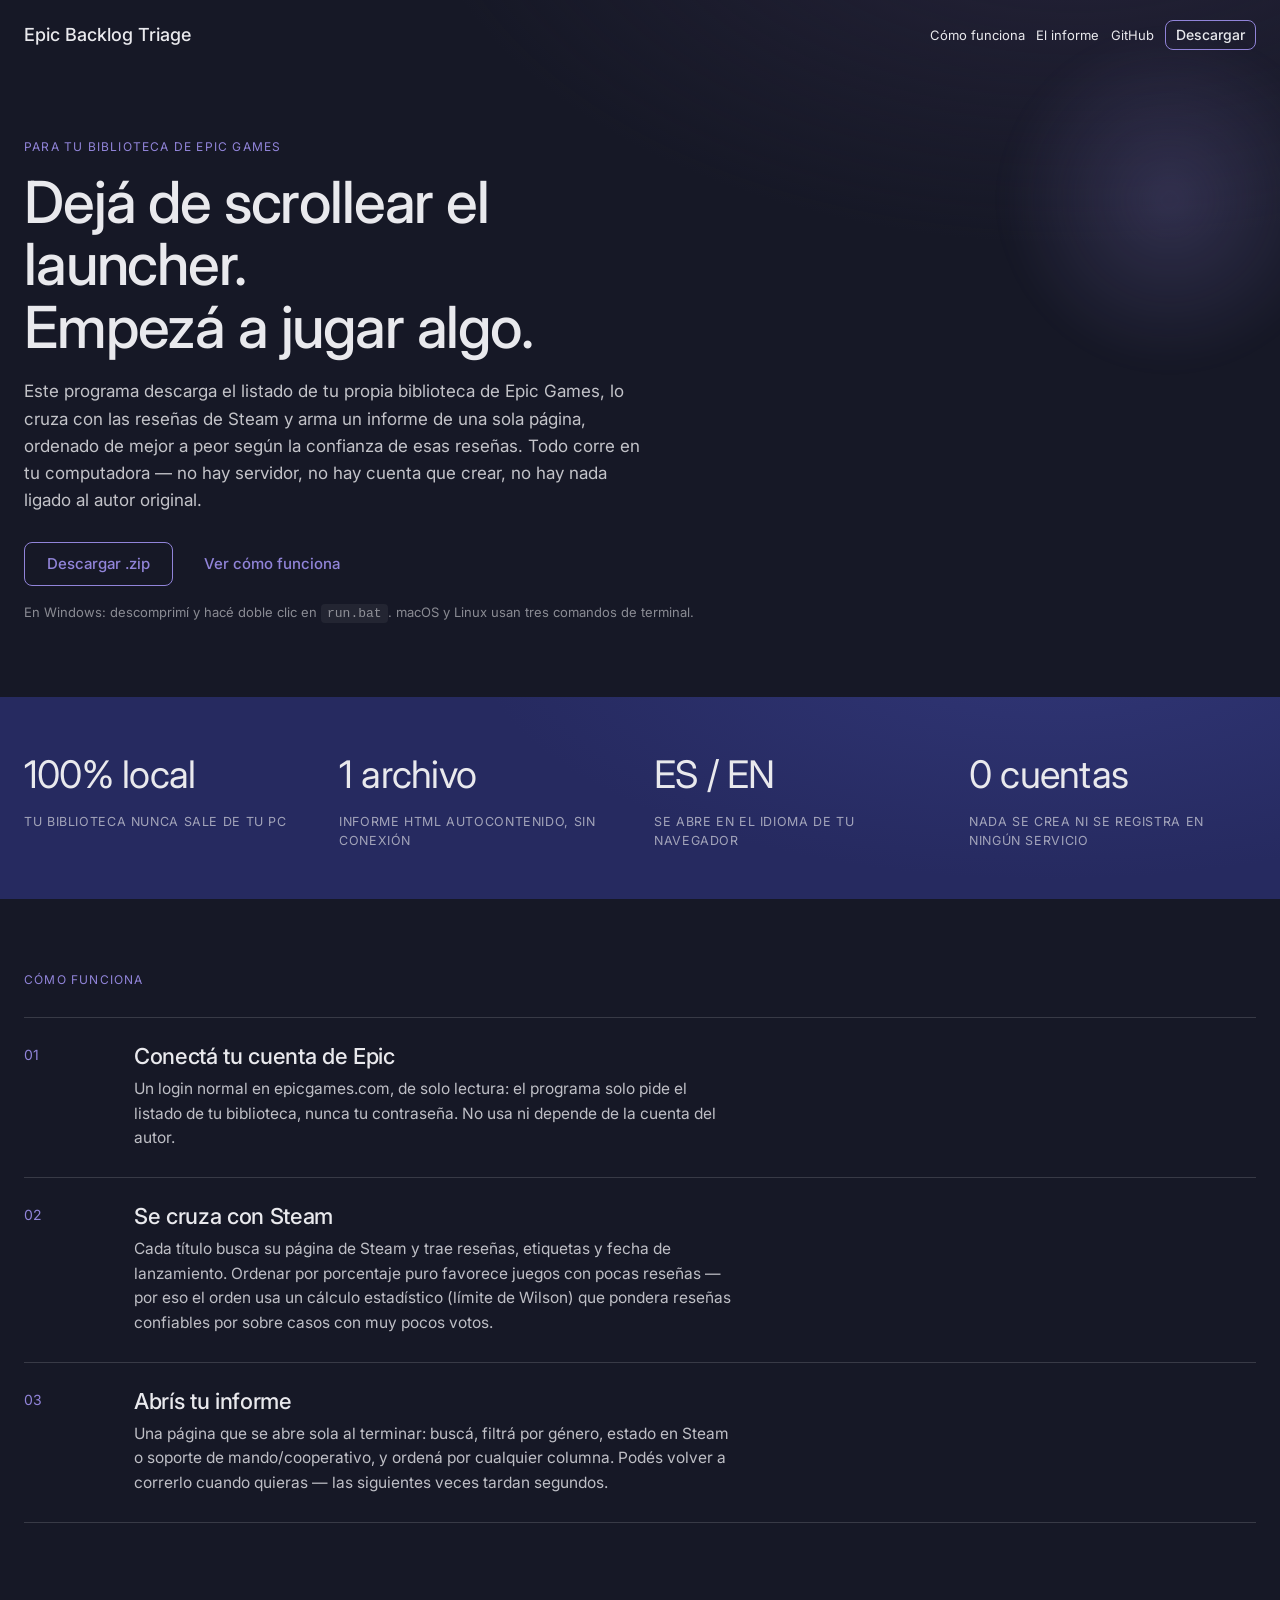
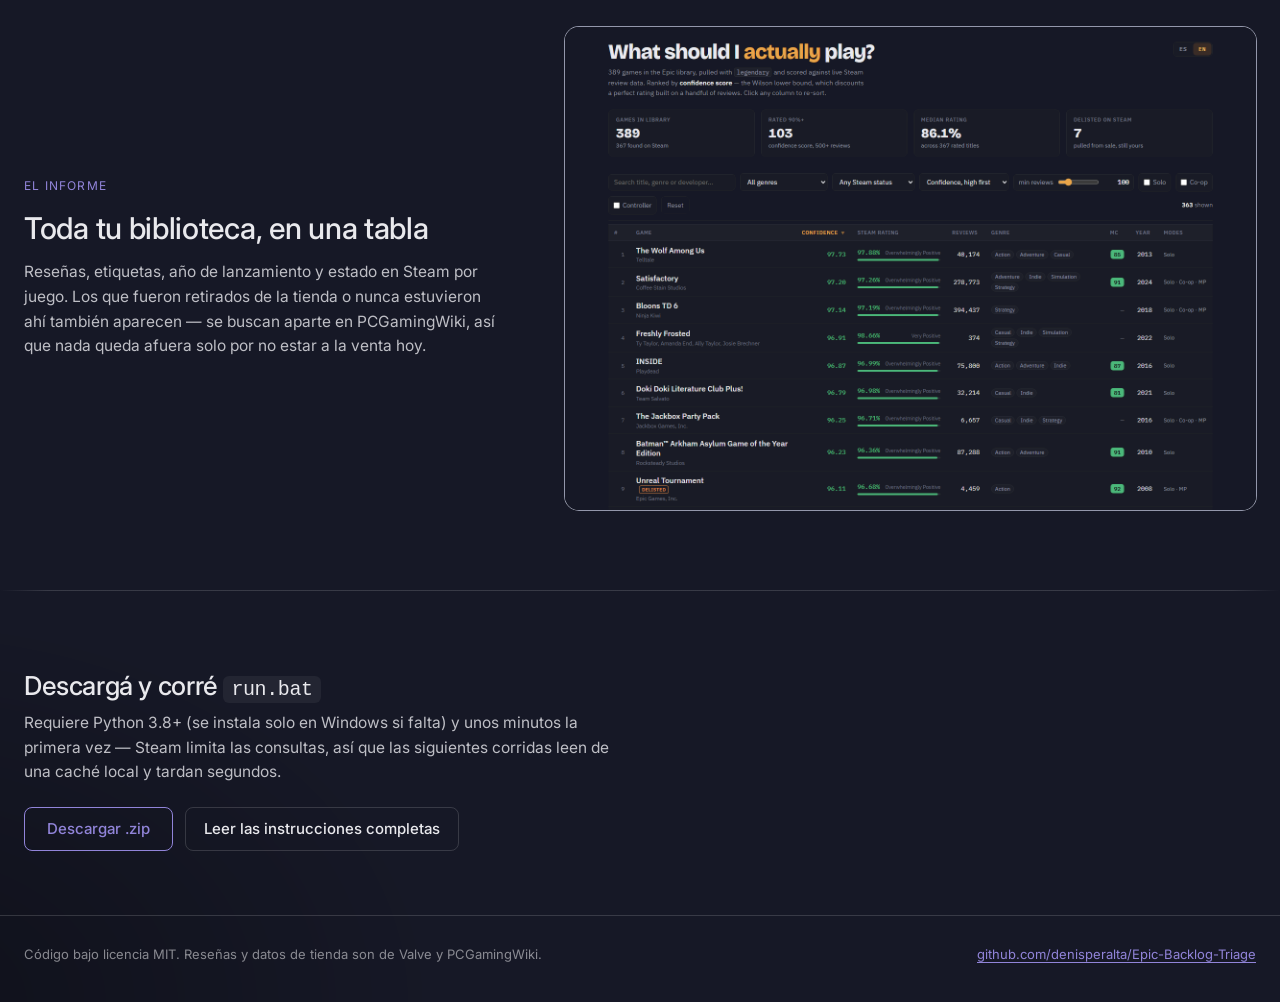
<file: index.html>
<!DOCTYPE html>
<html lang="es">
<head>
<meta charset="utf-8">
<meta name="viewport" content="width=device-width, initial-scale=1">
<title>Epic Backlog Triage</title>
<meta name="description" content="Descarga el listado de tu biblioteca de Epic Games, lo cruza con las reseñas de Steam y arma un informe de una sola página ordenado por confianza. Corre 100% local.">
<link rel="stylesheet" href="assets/styles.css">
<style>
body{margin:0}
a{color:var(--color-accent);text-underline-offset:3px}
a:hover{color:var(--color-accent-2)}
[data-reveal]{opacity:0;transform:translateY(18px);transition:opacity .7s cubic-bezier(.2,.7,.2,1),transform .7s cubic-bezier(.2,.7,.2,1)}
@keyframes epb-drift{0%{transform:translate(0,0)}50%{transform:translate(-18px,22px)}100%{transform:translate(0,0)}}
@keyframes epb-pulse{0%,100%{opacity:.55}50%{opacity:.9}}
@media (prefers-reduced-motion:reduce){[data-reveal]{opacity:1!important;transform:none!important;transition:none!important}}
</style>
</head>
<body>
<div style="background:radial-gradient(1100px 640px at 84% -140px,color-mix(in srgb,var(--color-accent-900) 72%,transparent),transparent 60%),radial-gradient(1000px 720px at -8% 100%,color-mix(in srgb,black 30%,transparent),transparent 55%),var(--color-bg);color:var(--color-text);font-family:var(--font-body);min-height:100vh;overflow-x:hidden">

  <nav class="nav" style="max-width:1280px;margin:0 auto;padding:20px 24px">
    <span class="nav-brand">Epic Backlog Triage</span>
    <a href="#como-funciona" style="font-size:13px;white-space:nowrap">Cómo funciona</a>
    <a href="#informe" style="font-size:13px;white-space:nowrap">El informe</a>
    <a href="https://github.com/denisperalta/Epic-Backlog-Triage" target="_blank" rel="noopener" style="font-size:13px;white-space:nowrap">GitHub</a>
    <a href="https://github.com/denisperalta/Epic-Backlog-Triage/releases/download/v1.1.0/EpicBacklogTriage-v1.1.0.zip" class="btn btn-primary">Descargar</a>
  </nav>

  <section style="max-width:1280px;margin:0 auto;padding:64px 24px 40px;position:relative">
    <div style="position:absolute;top:-40px;right:-60px;width:340px;height:340px;border-radius:50%;background:radial-gradient(circle,color-mix(in srgb,var(--color-accent) 22%,transparent),transparent 70%);filter:blur(10px);animation:epb-drift 16s ease-in-out infinite,epb-pulse 7s ease-in-out infinite;pointer-events:none;z-index:0"></div>
    <div style="position:relative;z-index:1;max-width:680px">
      <span style="display:inline-block;font-size:12px;letter-spacing:.1em;text-transform:uppercase;color:var(--color-accent);margin-bottom:14px" data-reveal="1">Para tu biblioteca de Epic Games</span>
      <h1 style="font-size:clamp(36px,5.4vw,58px);line-height:1.08;letter-spacing:-.02em;margin:0" data-reveal="1">Dejá de scrollear el launcher.<br>Empezá a jugar algo.</h1>
      <p style="font-size:17px;line-height:1.6;color:color-mix(in srgb,var(--color-text) 82%,transparent);max-width:56ch;margin:20px 0 0" data-reveal="1">
        Este programa descarga el listado de tu propia biblioteca de Epic Games, lo cruza con las reseñas de Steam
        y arma un informe de una sola página, ordenado de mejor a peor según la confianza de esas reseñas.
        Todo corre en tu computadora — no hay servidor, no hay cuenta que crear, no hay nada ligado al autor original.
      </p>
      <div style="display:flex;gap:12px;flex-wrap:wrap;margin-top:28px" data-reveal="1">
        <a href="https://github.com/denisperalta/Epic-Backlog-Triage/releases/download/v1.1.0/EpicBacklogTriage-v1.1.0.zip" class="btn btn-primary" style="font-size:15px;padding:12px 22px">Descargar .zip</a>
        <a href="#como-funciona" class="btn btn-ghost" style="font-size:15px;padding:12px 18px">Ver cómo funciona</a>
      </div>
      <p style="font-size:13px;color:color-mix(in srgb,var(--color-text) 55%,transparent);margin-top:16px" data-reveal="1">
        En Windows: descomprimí y hacé doble clic en <code style="font-family:ui-monospace,Menlo,monospace;background:var(--color-surface);padding:2px 6px;border-radius:4px">run.bat</code>. macOS y Linux usan tres comandos de terminal.
      </p>
    </div>
  </section>

  <section style="background:radial-gradient(900px 380px at 82% -30%,color-mix(in srgb,var(--color-section-glow) 70%,transparent),transparent 64%),var(--color-section);padding:48px 0;margin-top:24px">
    <div style="max-width:1280px;margin:0 auto;padding:0 24px;display:grid;grid-template-columns:repeat(4,1fr);gap:28px" data-reveal="1">
      <div>
        <p style="font-size:clamp(28px,3vw,38px);margin:0;letter-spacing:-.02em">100% local</p>
        <p style="font-size:12.5px;letter-spacing:.05em;text-transform:uppercase;color:color-mix(in srgb,var(--color-text) 64%,transparent);margin:8px 0 0">tu biblioteca nunca sale de tu PC</p>
      </div>
      <div>
        <p style="font-size:clamp(28px,3vw,38px);margin:0;letter-spacing:-.02em">1 archivo</p>
        <p style="font-size:12.5px;letter-spacing:.05em;text-transform:uppercase;color:color-mix(in srgb,var(--color-text) 64%,transparent);margin:8px 0 0">informe HTML autocontenido, sin conexión</p>
      </div>
      <div>
        <p style="font-size:clamp(28px,3vw,38px);margin:0;letter-spacing:-.02em">ES / EN</p>
        <p style="font-size:12.5px;letter-spacing:.05em;text-transform:uppercase;color:color-mix(in srgb,var(--color-text) 64%,transparent);margin:8px 0 0">se abre en el idioma de tu navegador</p>
      </div>
      <div>
        <p style="font-size:clamp(28px,3vw,38px);margin:0;letter-spacing:-.02em">0 cuentas</p>
        <p style="font-size:12.5px;letter-spacing:.05em;text-transform:uppercase;color:color-mix(in srgb,var(--color-text) 64%,transparent);margin:8px 0 0">nada se crea ni se registra en ningún servicio</p>
      </div>
    </div>
  </section>

  <section id="como-funciona" style="max-width:1280px;margin:0 auto;padding:72px 24px 40px">
    <span style="display:block;font-size:12px;letter-spacing:.1em;text-transform:uppercase;color:var(--color-accent);margin-bottom:28px" data-reveal="1">Cómo funciona</span>

    <div style="display:grid;grid-template-columns:70px 1fr;gap:20px 40px;padding:26px 0;border-top:1px solid var(--color-divider)" data-reveal="1">
      <p style="font-size:14px;color:var(--color-accent);margin:0;font-family:var(--font-heading)">01</p>
      <div>
        <h3 style="font-size:22px;margin:0 0 8px">Conectá tu cuenta de Epic</h3>
        <p style="font-size:15.5px;line-height:1.6;color:color-mix(in srgb,var(--color-text) 80%,transparent);margin:0;max-width:60ch">
          Un login normal en epicgames.com, de solo lectura: el programa solo pide el listado de tu biblioteca, nunca tu contraseña.
          No usa ni depende de la cuenta del autor.
        </p>
      </div>
    </div>

    <div style="display:grid;grid-template-columns:70px 1fr;gap:20px 40px;padding:26px 0;border-top:1px solid var(--color-divider)" data-reveal="1">
      <p style="font-size:14px;color:var(--color-accent);margin:0;font-family:var(--font-heading)">02</p>
      <div>
        <h3 style="font-size:22px;margin:0 0 8px">Se cruza con Steam</h3>
        <p style="font-size:15.5px;line-height:1.6;color:color-mix(in srgb,var(--color-text) 80%,transparent);margin:0;max-width:60ch">
          Cada título busca su página de Steam y trae reseñas, etiquetas y fecha de lanzamiento. Ordenar por porcentaje puro
          favorece juegos con pocas reseñas — por eso el orden usa un cálculo estadístico (límite de Wilson) que pondera
          reseñas confiables por sobre casos con muy pocos votos.
        </p>
      </div>
    </div>

    <div style="display:grid;grid-template-columns:70px 1fr;gap:20px 40px;padding:26px 0;border-top:1px solid var(--color-divider);border-bottom:1px solid var(--color-divider)" data-reveal="1">
      <p style="font-size:14px;color:var(--color-accent);margin:0;font-family:var(--font-heading)">03</p>
      <div>
        <h3 style="font-size:22px;margin:0 0 8px">Abrís tu informe</h3>
        <p style="font-size:15.5px;line-height:1.6;color:color-mix(in srgb,var(--color-text) 80%,transparent);margin:0;max-width:60ch">
          Una página que se abre sola al terminar: buscá, filtrá por género, estado en Steam o soporte de mando/cooperativo,
          y ordená por cualquier columna. Podés volver a correrlo cuando quieras — las siguientes veces tardan segundos.
        </p>
      </div>
    </div>
  </section>

  <section id="informe" style="max-width:1280px;margin:0 auto;padding:64px 24px 24px;display:grid;grid-template-columns:minmax(0,5fr) minmax(0,7fr);gap:48px;align-items:center">
    <div data-reveal="1">
      <span style="display:block;font-size:12px;letter-spacing:.1em;text-transform:uppercase;color:var(--color-accent);margin-bottom:14px">El informe</span>
      <h2 style="font-size:30px;line-height:1.2;letter-spacing:-.01em;margin:0 0 14px">Toda tu biblioteca, en una tabla</h2>
      <p style="font-size:15.5px;line-height:1.6;color:color-mix(in srgb,var(--color-text) 80%,transparent);margin:0;max-width:48ch">
        Reseñas, etiquetas, año de lanzamiento y estado en Steam por juego. Los que fueron retirados de la tienda o
        nunca estuvieron ahí también aparecen — se buscan aparte en PCGamingWiki, así que nada queda afuera solo
        por no estar a la venta hoy.
      </p>
    </div>
    <figure class="lighten elev-lg" style="margin:0;border-radius:var(--radius-lg);overflow:hidden" data-reveal="1">
      <img src="assets/screenshot.png" alt="Informe con juegos de una biblioteca de Epic, ordenados por puntuación de confianza" style="width:100%;display:block">
    </figure>
  </section>

  <hr class="hr" style="max-width:1280px;margin:56px auto">

  <section style="max-width:1280px;margin:0 auto;padding:24px 24px 64px" data-reveal="1">
    <h3 style="font-size:26px;margin:0 0 10px">Descargá y corré <code style="font-family:ui-monospace,Menlo,monospace;background:var(--color-surface);padding:2px 8px;border-radius:6px;font-size:20px">run.bat</code></h3>
    <p style="font-size:15.5px;line-height:1.6;color:color-mix(in srgb,var(--color-text) 80%,transparent);margin:0 0 22px;max-width:60ch">
      Requiere Python 3.8+ (se instala solo en Windows si falta) y unos minutos la primera vez — Steam limita las
      consultas, así que las siguientes corridas leen de una caché local y tardan segundos.
    </p>
    <div style="display:flex;gap:12px;flex-wrap:wrap;align-items:center">
      <a href="https://github.com/denisperalta/Epic-Backlog-Triage/releases/download/v1.1.0/EpicBacklogTriage-v1.1.0.zip" class="btn btn-primary" style="font-size:15px;padding:12px 22px">Descargar .zip</a>
      <a href="https://github.com/denisperalta/Epic-Backlog-Triage#readme" target="_blank" rel="noopener" class="btn btn-secondary" style="font-size:15px;padding:12px 18px">Leer las instrucciones completas</a>
    </div>
  </section>

  <footer style="max-width:1280px;margin:0 auto;padding:28px 24px 40px;border-top:1px solid var(--color-divider);font-size:13px;color:color-mix(in srgb,var(--color-text) 55%,transparent);display:flex;justify-content:space-between;flex-wrap:wrap;gap:10px">
    <span>Código bajo licencia MIT. Reseñas y datos de tienda son de Valve y PCGamingWiki.</span>
    <a href="https://github.com/denisperalta/Epic-Backlog-Triage" target="_blank" rel="noopener" style="font-size:13px">github.com/denisperalta/Epic-Backlog-Triage</a>
  </footer>
</div>

<script>
(function () {
  var els = document.querySelectorAll('[data-reveal]');
  var reveal = function (el) { el.style.opacity = '1'; el.style.transform = 'none'; };
  if (!('IntersectionObserver' in window)) { els.forEach(reveal); return; }
  var io = new IntersectionObserver(function (entries) {
    entries.forEach(function (e) { if (e.isIntersecting) { reveal(e.target); io.unobserve(e.target); } });
  }, { threshold: 0.1, rootMargin: '0px 0px -40px 0px' });
  els.forEach(function (el) {
    var r = el.getBoundingClientRect();
    if (r.top < window.innerHeight && r.bottom > 0) reveal(el);
    else io.observe(el);
  });
})();
</script>
</body>
</html>
</file>
<file: assets/styles.css>
/* Nocturne — design-system tokens and component classes. This file is the source of truth for the system's look; retune it here and see readme.md. */
@import url('https://fonts.googleapis.com/css2?family=Inter:wght@400;500;600;700&display=swap');

:root {
  --color-bg: #161826;
  --color-surface: #232532;
  --color-text: #e9e9ed;
  --color-accent: #9184d9;
  --color-accent-2: #a7a1db;
  --color-divider: color-mix(in srgb, #e9e9ed 16%, transparent);

  --color-neutral-100: #f3f5fe;
  --color-neutral-200: #e4e7f5;
  --color-neutral-300: #cfd3e5;
  --color-neutral-400: #b2b6ca;
  --color-neutral-500: #9397ab;
  --color-neutral-600: #75798c;
  --color-neutral-700: #595d6c;
  --color-neutral-800: #3f424d;
  --color-neutral-900: #292b31;

  --color-accent-100: #f5f4ff;
  --color-accent-200: #e7e5fe;
  --color-accent-300: #d2cefd;
  --color-accent-400: #b5abfc;
  --color-accent-500: #968ae0;
  --color-accent-600: #796cbf;
  --color-accent-700: #5d5294;
  --color-accent-800: #423a6a;
  --color-accent-900: #2b2741;

  --color-accent-2-100: #f5f4ff;
  --color-accent-2-200: #e7e5fe;
  --color-accent-2-300: #d2cefd;
  --color-accent-2-400: #b5afe8;
  --color-accent-2-500: #9690c9;
  --color-accent-2-600: #7972a9;
  --color-accent-2-700: #5c5783;
  --color-accent-2-800: #423e5d;
  --color-accent-2-900: #2b293a;

  --color-section: #262a60;
  --color-section-glow: #353b80;
  --color-section-ghost: #4c5397;

  --font-heading: "Inter", system-ui, sans-serif;
  --font-heading-weight: 500;
  --font-body: "Inter", system-ui, sans-serif;

  --space-1: 2.8px;
  --space-2: 5.6px;
  --space-3: 8.4px;
  --space-4: 11.2px;
  --space-6: 16.8px;
  --space-8: 22.4px;

  --radius-sm: 4px;
  --radius-md: 8px;
  --radius-lg: 14px;

  --shadow-sm: 0 0 0 1px #3f424d;
  --shadow-md: 0 0 0 1px #595d6c, 0 6px 18px rgba(0,0,0,0.55);
  --shadow-lg: 0 0 0 1px #9397ab, 0 16px 40px rgba(0,0,0,0.65);
}

body {
  background: var(--color-bg);
  color: var(--color-text);
  font-family: var(--font-body);
}
h1, h2, h3, h4 { font-family: var(--font-heading); font-weight: var(--font-heading-weight); }

.lighten{mix-blend-mode:lighten;background-color:transparent}

*, *::before, *::after { box-sizing: border-box; }
body { margin: 0; font-size: 15px; line-height: 1.55; font-weight: 400; }
h1, h2, h3, h4, h5, h6 {
  font-family: var(--font-heading); font-weight: var(--font-heading-weight);
  line-height: 1.12; letter-spacing: -0.015em; margin: 0 0 var(--space-2);
}
h1 { font-size: 42px; }
h2 { font-size: 32px; }
h3 { font-size: 25px; }
h4 { font-size: 20px; }
h5 { font-size: 16px; }
h6 { font-size: 13px; }
h6 { letter-spacing: 0.08em; text-transform: uppercase; }
p { margin: 0 0 var(--space-3); }
a { color: var(--color-accent); text-underline-offset: 3px; }
img { display: block; max-width: 100%; }
figure { margin: 0; }
figcaption {
  font-size: 11px; margin-top: var(--space-1);
  color: color-mix(in srgb, var(--color-text) 55%, transparent);
}
.text-muted { color: color-mix(in srgb, var(--color-text) 55%, transparent); }
:focus { outline: none; }
:focus-visible { outline: 2px solid var(--color-accent); outline-offset: 2px; }
::selection { background: color-mix(in srgb, var(--color-accent) 30%, transparent); }

.hr {
  height: 1px; border: 0; margin: var(--space-4) 0;
  background: linear-gradient(to right,
    transparent, var(--color-divider) 48px,
    var(--color-divider) calc(100% - 48px), transparent);
}

.btn {
  display: inline-flex; align-items: center; justify-content: center; gap: 6px;
  cursor: pointer; text-decoration: none;
  font-family: var(--font-heading); font-weight: var(--font-heading-weight);
  font-size: 14px; line-height: 1.2; color: var(--color-text);
  background: transparent; border: 1px solid transparent;
  padding: var(--space-2) calc(var(--space-3) * 1.2);
  border-radius: var(--radius-md);
}
.btn svg { display: block; }
.btn:disabled { opacity: 0.45; cursor: not-allowed; }
.btn-primary { color: var(--color-accent); border-color: var(--color-accent); }
.btn-primary:hover { background: color-mix(in srgb, var(--color-accent) 12%, transparent); }
.btn-primary:active { background: color-mix(in srgb, var(--color-accent) 22%, transparent); }
.btn-secondary { border-color: var(--color-divider); }
.btn-secondary:hover { background: color-mix(in srgb, var(--color-text) 7%, transparent); }
.btn-secondary:active { background: color-mix(in srgb, var(--color-text) 14%, transparent); }
.btn-ghost { color: var(--color-accent); padding-inline: var(--space-1); }
.btn-ghost:hover { background: color-mix(in srgb, var(--color-accent) 10%, transparent); }
.btn-ghost:active { background: color-mix(in srgb, var(--color-accent) 18%, transparent); }
.btn-icon { width: 36px; height: 36px; padding: 0; }
.btn-block { width: 100%; margin-top: var(--space-2); }

.field > label {
  display: block; font-size: 12px; margin-bottom: 5px;
  color: color-mix(in srgb, var(--color-text) 70%, transparent);
}
.input {
  width: 100%; min-height: 36px; padding: 6px 10px; font: inherit;
  font-size: 14px; color: var(--color-text); caret-color: var(--color-accent);
  background: var(--color-surface);
  border: 1px solid var(--color-divider); border-radius: var(--radius-md);
}
.input:hover { border-color: color-mix(in srgb, var(--color-text) 45%, transparent); }
.input:focus-visible { border-color: var(--color-accent); outline-offset: 0; }
textarea.input { min-height: 90px; resize: vertical; }
.radio { display: inline-flex; align-items: center; gap: 8px; cursor: pointer; font-size: 14px; }
.radio input, .seg-opt input {
  position: absolute; opacity: 0; width: 0; height: 0; pointer-events: none;
}
.radio .dot {
  width: 16px; height: 16px; flex: none; border-radius: 50%;
  border: 1.5px solid var(--color-divider);
}
.radio:hover .dot { border-color: var(--color-accent); }
.radio input:checked + .dot {
  border-color: var(--color-accent); background: var(--color-accent);
  box-shadow: inset 0 0 0 4px var(--color-bg);
}
.radio input:focus-visible + .dot { outline: 2px solid var(--color-accent); outline-offset: 2px; }
.seg {
  display: inline-flex; overflow: hidden;
  border: 1px solid var(--color-divider); border-radius: var(--radius-md);
}
.seg-opt {
  display: inline-flex; align-items: center; gap: 6px;
  padding: 7px 12px; font-size: 13px; cursor: pointer;
}
.seg-opt + .seg-opt { border-left: 1px solid var(--color-divider); }
.seg-opt:has(input:checked) { color: var(--color-accent); box-shadow: inset 0 0 0 1px var(--color-accent); }
.seg-opt:not(:has(input:checked)):hover { background: color-mix(in srgb, var(--color-text) 7%, transparent); }
.seg-opt:has(input:focus-visible) { outline: 2px solid var(--color-accent); outline-offset: -2px; }

.card {
  display: flex; flex-direction: column; gap: var(--space-2);
  padding: var(--space-3); border-radius: var(--radius-md); background: var(--color-surface);
}
.card-kicker { font-size: 10px; letter-spacing: 0.1em; text-transform: uppercase; color: var(--color-accent); }
.card-title {
  font-family: var(--font-heading); font-weight: var(--font-heading-weight);
  font-size: 17px; line-height: 1.2;
}
.card-body { margin: 0; font-size: 13px; opacity: 0.8; flex: 1; }
.card-meta {
  display: flex; align-items: center; gap: 6px; font-size: 11px;
  color: color-mix(in srgb, var(--color-text) 50%, transparent);
}
.elev-sm { box-shadow: var(--shadow-sm); }
.elev-md { box-shadow: var(--shadow-md); }
.elev-lg { box-shadow: var(--shadow-lg); }

.tag {
  display: inline-flex; align-items: center; font-size: 11px;
  letter-spacing: 0.02em; padding: 3px 10px;
  border-radius: calc(var(--radius-md) * 0.75);
}
.tag-accent { background: var(--color-accent-800); color: var(--color-accent-100); }
.tag-accent-2 { background: var(--color-accent-2-800); color: var(--color-accent-2-100); }
.tag-neutral { background: var(--color-neutral-800); color: var(--color-neutral-100); }
.tag-outline { border: 1px solid var(--color-accent); color: var(--color-accent); }

.nav {
  display: flex; align-items: center; gap: var(--space-4);
  padding: var(--space-3) var(--space-4);
  border-bottom: none;
}
.nav-brand {
  font-family: var(--font-heading); font-weight: var(--font-heading-weight);
  font-size: 18px; margin-right: auto;
}
.nav a { color: inherit; text-decoration: none; font-size: 14px; }
.nav a:hover, .nav a[aria-current='page'] { color: var(--color-accent); }

.table { width: 100%; border-collapse: collapse; font-size: 14px; }
.table th {
  text-align: left; font-size: 11px; letter-spacing: 0.08em; text-transform: uppercase;
  color: color-mix(in srgb, var(--color-text) 60%, transparent);
  padding: var(--space-2); border-bottom: 1px solid transparent;
}
.table td {
  padding: var(--space-2);
  border-bottom: 1px solid transparent;
}
.table thead tr {
  background: linear-gradient(to right,
    transparent, var(--color-divider) 48px,
    var(--color-divider) calc(100% - 48px), transparent) no-repeat bottom / 100% 1px;
}
.table tbody tr {
  background: linear-gradient(to right,
    transparent, color-mix(in srgb, var(--color-text) 8%, transparent) 48px,
    color-mix(in srgb, var(--color-text) 8%, transparent) calc(100% - 48px), transparent) no-repeat bottom / 100% 1px;
}
.table tbody tr:hover {
  background:
    linear-gradient(color-mix(in srgb, var(--color-text) 4%, transparent),
                    color-mix(in srgb, var(--color-text) 4%, transparent)) no-repeat 0 0 / 100% 100%,
    linear-gradient(to right,
      transparent, color-mix(in srgb, var(--color-text) 8%, transparent) 48px,
      color-mix(in srgb, var(--color-text) 8%, transparent) calc(100% - 48px), transparent) no-repeat bottom / 100% 1px;
}

.dialog-backdrop {
  position: fixed; inset: 0; display: grid; place-items: center;
  padding: var(--space-4);
  background: color-mix(in srgb, var(--color-neutral-900) 50%, transparent);
}
.dialog {
  width: min(440px, 100%); display: flex; flex-direction: column; gap: var(--space-3);
  padding: var(--space-4); border-radius: var(--radius-lg);
  background: var(--color-surface); box-shadow: var(--shadow-lg);
}
.dialog-title {
  font-family: var(--font-heading); font-weight: var(--font-heading-weight);
  font-size: 20px;
}
.dialog-body { font-size: 14px; opacity: 0.85; }
.dialog-actions { display: flex; justify-content: flex-end; gap: var(--space-2); margin-top: var(--space-2); }
</file>
